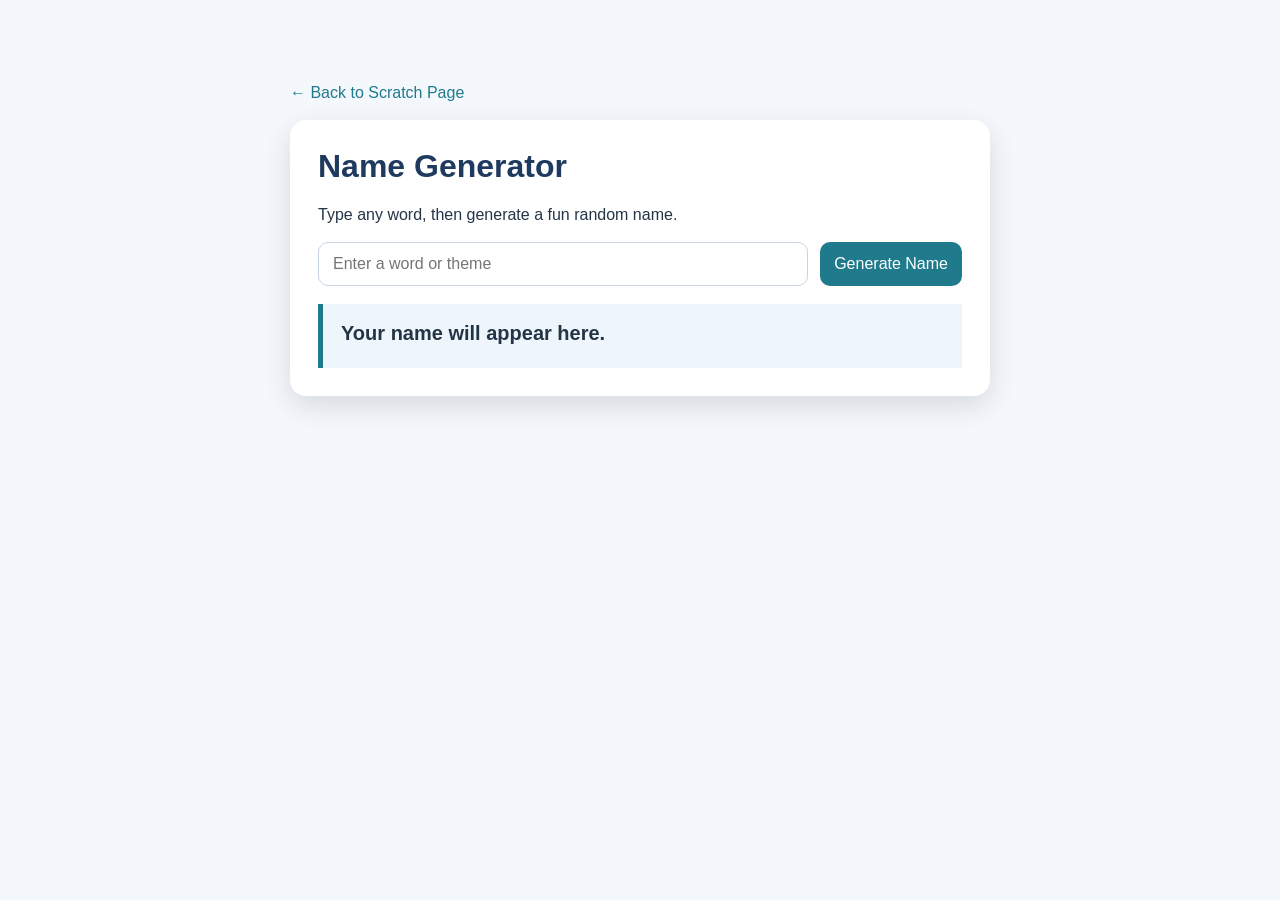
<file: app.html>
<!DOCTYPE html>
<html lang="en">
<head>
    <meta charset="utf-8" />
    <meta name="viewport" content="width=device-width, initial-scale=1" />
    <title>Name Generator</title>
    <style>
        body {
            font-family: Arial, sans-serif;
            background: #f4f7fb;
            margin: 0;
            color: #243447;
        }

        .wrap {
            max-width: 700px;
            margin: 60px auto;
            padding: 24px;
        }

        .card {
            background: white;
            border-radius: 16px;
            padding: 28px;
            box-shadow: 0 10px 30px rgba(0, 0, 0, 0.12);
        }

        h1 {
            margin-top: 0;
            color: #1f3a5f;
        }

        .row {
            display: flex;
            gap: 12px;
            flex-wrap: wrap;
            margin: 18px 0;
        }

        input, button {
            font-size: 16px;
            padding: 12px 14px;
            border-radius: 10px;
            border: 1px solid #c8d4e3;
        }

        input {
            flex: 1;
            min-width: 220px;
        }

        button {
            background: #1f7a8c;
            color: white;
            border: none;
            cursor: pointer;
        }

        button:hover {
            background: #175c69;
        }

        #result {
            margin-top: 18px;
            padding: 18px;
            background: #eef6fb;
            border-left: 5px solid #1f7a8c;
            min-height: 28px;
            font-size: 20px;
            font-weight: bold;
        }

        a {
            color: #1f7a8c;
            text-decoration: none;
        }

        .toplink {
            display: inline-block;
            margin-bottom: 18px;
        }
    </style>
</head>
<body>
    <div class="wrap">
        <a class="toplink" href="index.html">← Back to Scratch Page</a>
        <div class="card">
            <h1>Name Generator</h1>
            <p>Type any word, then generate a fun random name.</p>

            <div class="row">
                <input id="theme" type="text" placeholder="Enter a word or theme" />
                <button onclick="generateName()">Generate Name</button>
            </div>

            <div id="result">Your name will appear here.</div>
        </div>
    </div>

    <script>
        const firstParts = ["Sky", "River", "Echo", "Nova", "Milo", "Luna", "Apex", "Blue", "Dune", "Atlas"];
        const lastParts = ["Stone", "Fox", "Lane", "Wren", "Vale", "Hart", "Quest", "Bloom", "Frost", "Moss"];

        function generateName() {
            const theme = document.getElementById("theme").value.trim();
            const first = firstParts[Math.floor(Math.random() * firstParts.length)];
            const last = lastParts[Math.floor(Math.random() * lastParts.length)];
            const name = theme
                ? `${theme[0].toUpperCase() + theme.slice(1)} ${first} ${last}`
                : `${first} ${last}`;
            document.getElementById("result").textContent = name;
        }
    </script>
</body>
</html>
</file>
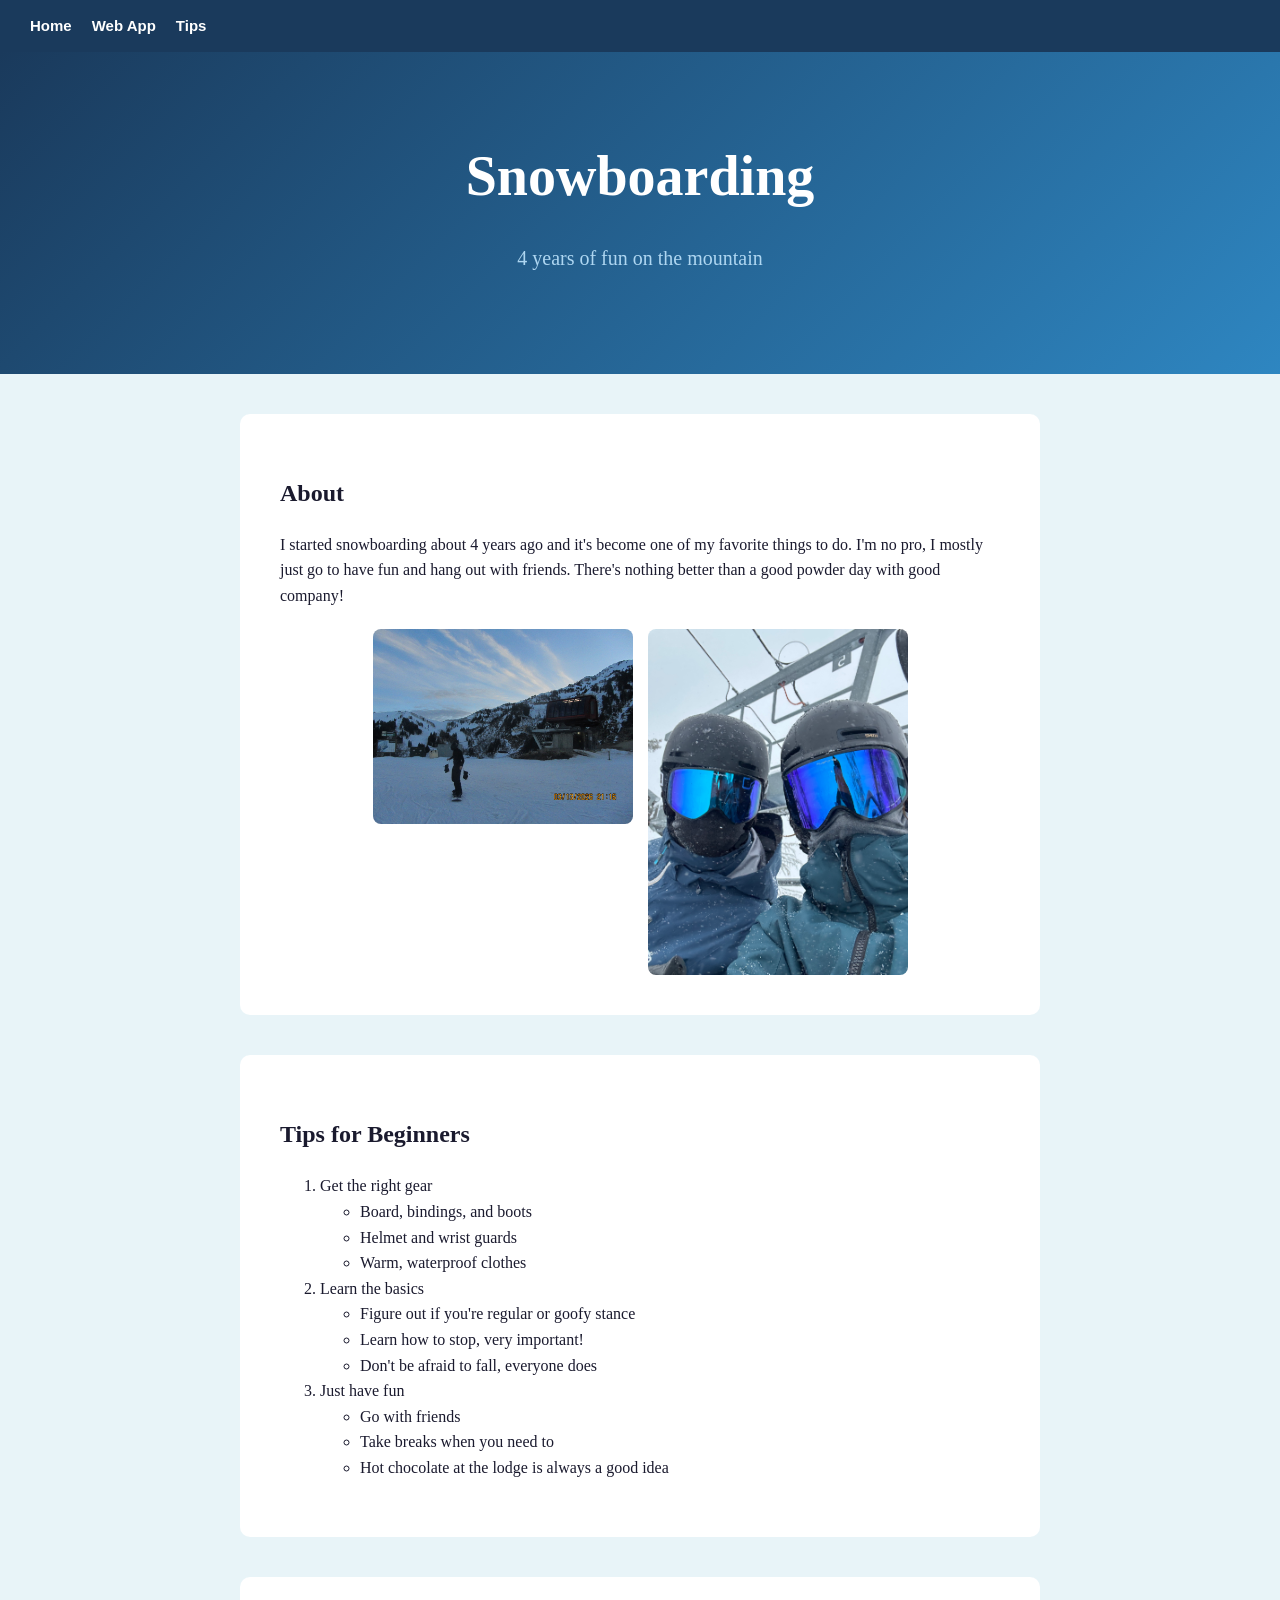
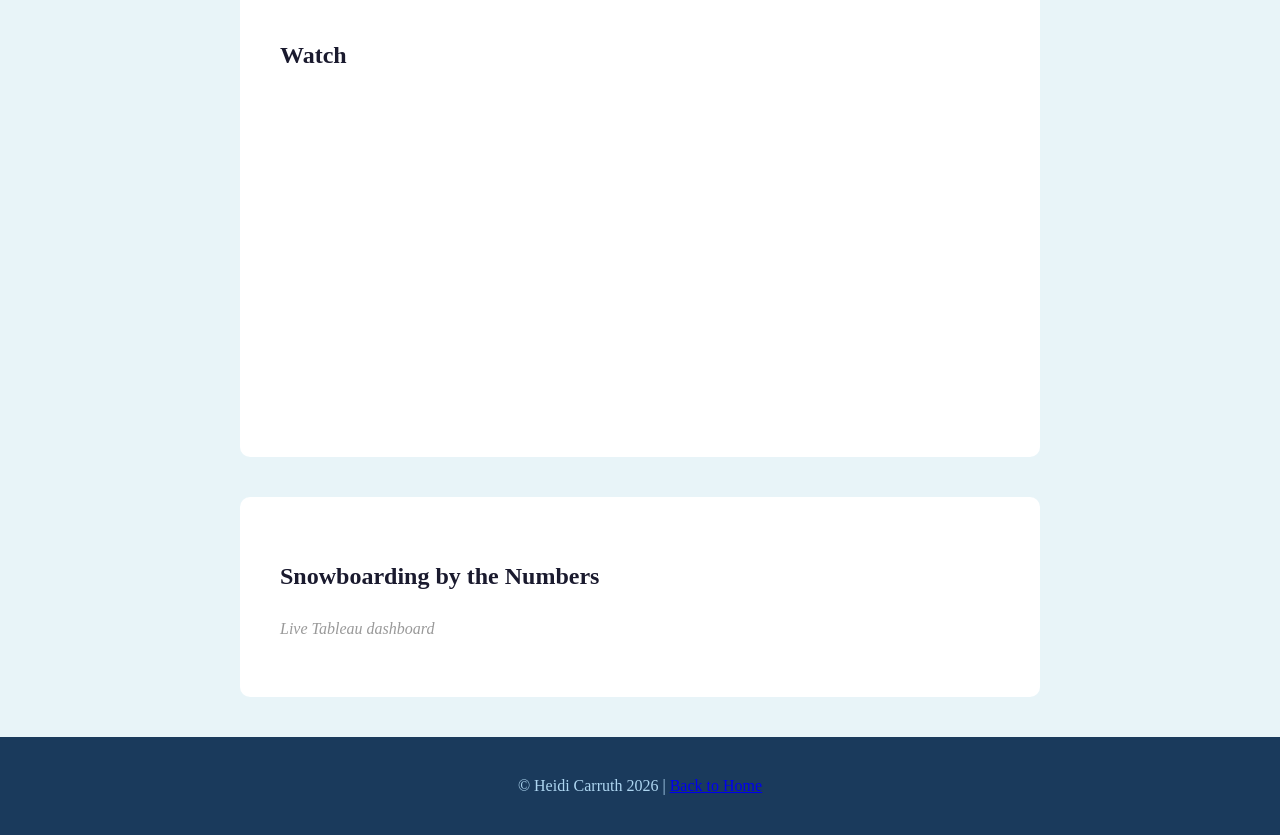
<file: fromScratch.html>
<!DOCTYPE html>
<html lang="en">
<head>
    <meta charset="utf-8" />
    <meta name="viewport" content="width=device-width, initial-scale=1" />
    <title>Snowboarding - Heidi Carruth</title>
    <link href="css/mystyles.css" rel="stylesheet" />
</head>
<body>

    <div id="navbar">
        <a href="index.html">Home</a>
        <a href="app.html">Web App</a>
        <a href="#tips">Tips</a>
    </div>

    <div id="hero">
        <h1>Snowboarding</h1>
        <p>4 years of fun on the mountain</p>
    </div>

    <div id="about" class="section">
        <h2>About</h2>
        <p>
            I started snowboarding about 4 years ago and it's become one of my favorite things to do. 
            I'm no pro, I mostly just go to have fun and hang out with friends. 
            There's nothing better than a good powder day with good company!
        </p>
        <div class="photo-row">
            <img src="assets/img/IMG_8215.JPG" alt="Snowboarding" />
            <img src="assets/img/IMG_1539.JPG" alt="Snowboarding 2" />
        </div>
    </div>

    <div id="tips" class="section">
        <h2>Tips for Beginners</h2>
        <ol>
            <li>Get the right gear
                <ul>
                    <li>Board, bindings, and boots</li>
                    <li>Helmet and wrist guards</li>
                    <li>Warm, waterproof clothes</li>
                </ul>
            </li>
            <li>Learn the basics
                <ul>
                    <li>Figure out if you're regular or goofy stance</li>
                    <li>Learn how to stop, very important!</li>
                    <li>Don't be afraid to fall, everyone does</li>
                </ul>
            </li>
            <li>Just have fun
                <ul>
                    <li>Go with friends</li>
                    <li>Take breaks when you need to</li>
                    <li>Hot chocolate at the lodge is always a good idea</li>
                </ul>
            </li>
        </ol>
    </div>

    <div id="video" class="section">
        <h2>Watch</h2>
        <div class="video-container">
            <iframe width="560" height="315" src="https://www.youtube.com/embed/oXseMWC1ly0?si=7sCBe7g8WPXA5cUN" title="YouTube video player" frameborder="0" allow="accelerometer; autoplay; clipboard-write; encrypted-media; gyroscope; picture-in-picture; web-share" referrerpolicy="strict-origin-when-cross-origin" allowfullscreen></iframe>
        </div>
    </div>

    <div id="tableau" class="section">
        <h2>Snowboarding by the Numbers</h2>
        <div class="tableau-container">
            <p class="tableau-note">Live Tableau dashboard</p>
            <div class='tableauPlaceholder' id='viz1776725548523' style='position: relative'>
                <noscript>
                    <a href='#'>
                        <img alt='Sheet 1' src='https:&#47;&#47;public.tableau.com&#47;static&#47;images&#47;sk&#47;skireportviews&#47;Sheet1&#47;1_rss.png' style='border: none' />
                    </a>
                </noscript>
                <object class='tableauViz' style='display:none;'>
                    <param name='host_url' value='https%3A%2F%2Fpublic.tableau.com%2F' />
                    <param name='embed_code_version' value='3' />
                    <param name='site_root' value='' />
                    <param name='name' value='skireportviews&#47;Sheet1' />
                    <param name='tabs' value='no' />
                    <param name='toolbar' value='yes' />
                    <param name='static_image' value='https:&#47;&#47;public.tableau.com&#47;static&#47;images&#47;sk&#47;skireportviews&#47;Sheet1&#47;1.png' />
                    <param name='animate_transition' value='yes' />
                    <param name='display_static_image' value='yes' />
                    <param name='display_spinner' value='yes' />
                    <param name='display_overlay' value='yes' />
                    <param name='display_count' value='yes' />
                    <param name='language' value='en-US' />
                </object>
            </div>
            <script type='text/javascript'>
                var divElement = document.getElementById('viz1776725548523');
                var vizElement = divElement.getElementsByTagName('object')[0];
                vizElement.style.width = '100%';
                vizElement.style.height = (divElement.offsetWidth * 0.75) + 'px';
                var scriptElement = document.createElement('script');
                scriptElement.src = 'https://public.tableau.com/javascripts/api/viz_v1.js';
                vizElement.parentNode.insertBefore(scriptElement, vizElement);
            </script>
        </div>
    </div>

    <div id="footer">
        <p>&copy; Heidi Carruth 2026 | <a href="index.html">Back to Home</a></p>
    </div>

</body>
</html>
</file>
<file: css/mystyles.css>
body {
    margin: 0;
    padding: 0;
    font-family: 'Georgia', serif;
    background-color: #e8f4f8;
    color: #1a1a2e;
    line-height: 1.6;
}

#navbar {
    background-color: #1a3a5c;
    padding: 14px 30px;
    display: flex;
    flex-wrap: wrap;
    gap: 20px;
    align-items: center;
}

#navbar a {
    color: #ffffff;
    text-decoration: none;
    font-family: 'Arial', sans-serif;
    font-size: 15px;
    font-weight: bold;
}

#navbar a:hover {
    color: #aed6f1;
    text-decoration: underline;
}

#hero {
    background-image: linear-gradient(135deg, #1a3a5c, #2e86c1);
    color: #ffffff;
    text-align: center;
    padding: 80px 20px;
}

#hero h1 {
    font-size: 56px;
    margin: 0;
}

#hero p {
    font-size: 20px;
    color: #aed6f1;
}

.section {
    max-width: 800px;
    margin: 40px auto;
    background-color: #ffffff;
    border-radius: 10px;
    padding: 40px;
    box-sizing: border-box;
}

.photo-row {
    display: flex;
    justify-content: center; /* centers images */
    align-items: flex-start;
    flex-wrap: wrap;
    gap: 15px;
    margin-top: 20px;
}

.photo-row img {
    width: 260px;
    max-width: 100%;
    height: auto;
    border-radius: 8px;
    object-fit: cover;
    display: block;
}

.video-container iframe,
.tableau-container iframe,
.tableauPlaceholder,
.tableauPlaceholder img {
    max-width: 100%;
}

.video-container iframe {
    width: 100%;
    min-height: 315px;
    border: 0;
}

.tableau-note {
    color: #999;
    font-style: italic;
}

@media (max-width: 700px) {
    #hero h1 {
        font-size: 40px;
    }

    .section {
        margin: 20px 12px;
        padding: 24px;
    }

    .photo-row img {
        width: 100%;
        max-width: 320px;
    }
}

#footer {
    background-color: #1a3a5c;
    color: #aed6f1;
    text-align: center;
    padding: 20px;
    margin-top: 40px;
}

body {
            margin: 0;
            padding: 0;
            font-family: Georgia, serif;
            background-color: #e8f4f8;
            color: #1a1a2e;
            line-height: 1.6;
        }

        #navbar {
            background-color: #1a3a5c;
            padding: 14px 30px;
            display: flex;
            flex-wrap: wrap;
            gap: 20px;
            align-items: center;
        }

        #navbar a {
            color: #fff;
            text-decoration: none;
            font-family: Arial, sans-serif;
            font-size: 15px;
            font-weight: bold;
        }

        #hero {
            background-image: linear-gradient(135deg, #1a3a5c, #2e86c1);
            color: #fff;
            text-align: center;
            padding: 80px 20px;
        }

        #hero h1 {
            font-size: 56px;
            margin: 0;
        }

        #hero p {
            font-size: 20px;
            color: #aed6f1;
        }

        .section {
            max-width: 800px;
            margin: 40px auto;
            background-color: #fff;
            border-radius: 10px;
            padding: 40px;
            box-sizing: border-box;
        }

        .photo-row {
            display: flex;
            justify-content: center;
            align-items: flex-start;
            flex-wrap: wrap;
            gap: 15px;
            margin-top: 20px;
        }

        .photo-row img {
            width: 260px !important;
            max-width: 100% !important;
            height: auto !important;
            border-radius: 8px;
            display: block;
        }

        .video-container iframe,
        .tableauPlaceholder,
        .tableauPlaceholder img {
            max-width: 100%;
        }

        .video-container iframe {
            width: 100%;
            min-height: 315px;
            border: 0;
        }

        .tableau-note {
            color: #999;
            font-style: italic;
        }

        #footer {
            background-color: #1a3a5c;
            color: #aed6f1;
            text-align: center;
            padding: 20px;
            margin-top: 40px;
        }

        @media (max-width: 700px) {
            #hero h1 {
                font-size: 40px;
            }

            .section {
                margin: 20px 12px;
                padding: 24px;
            }

            .photo-row img {
                width: 100% !important;
                max-width: 320px !important;
            }
        }
a:visited{color:white}
</file>
